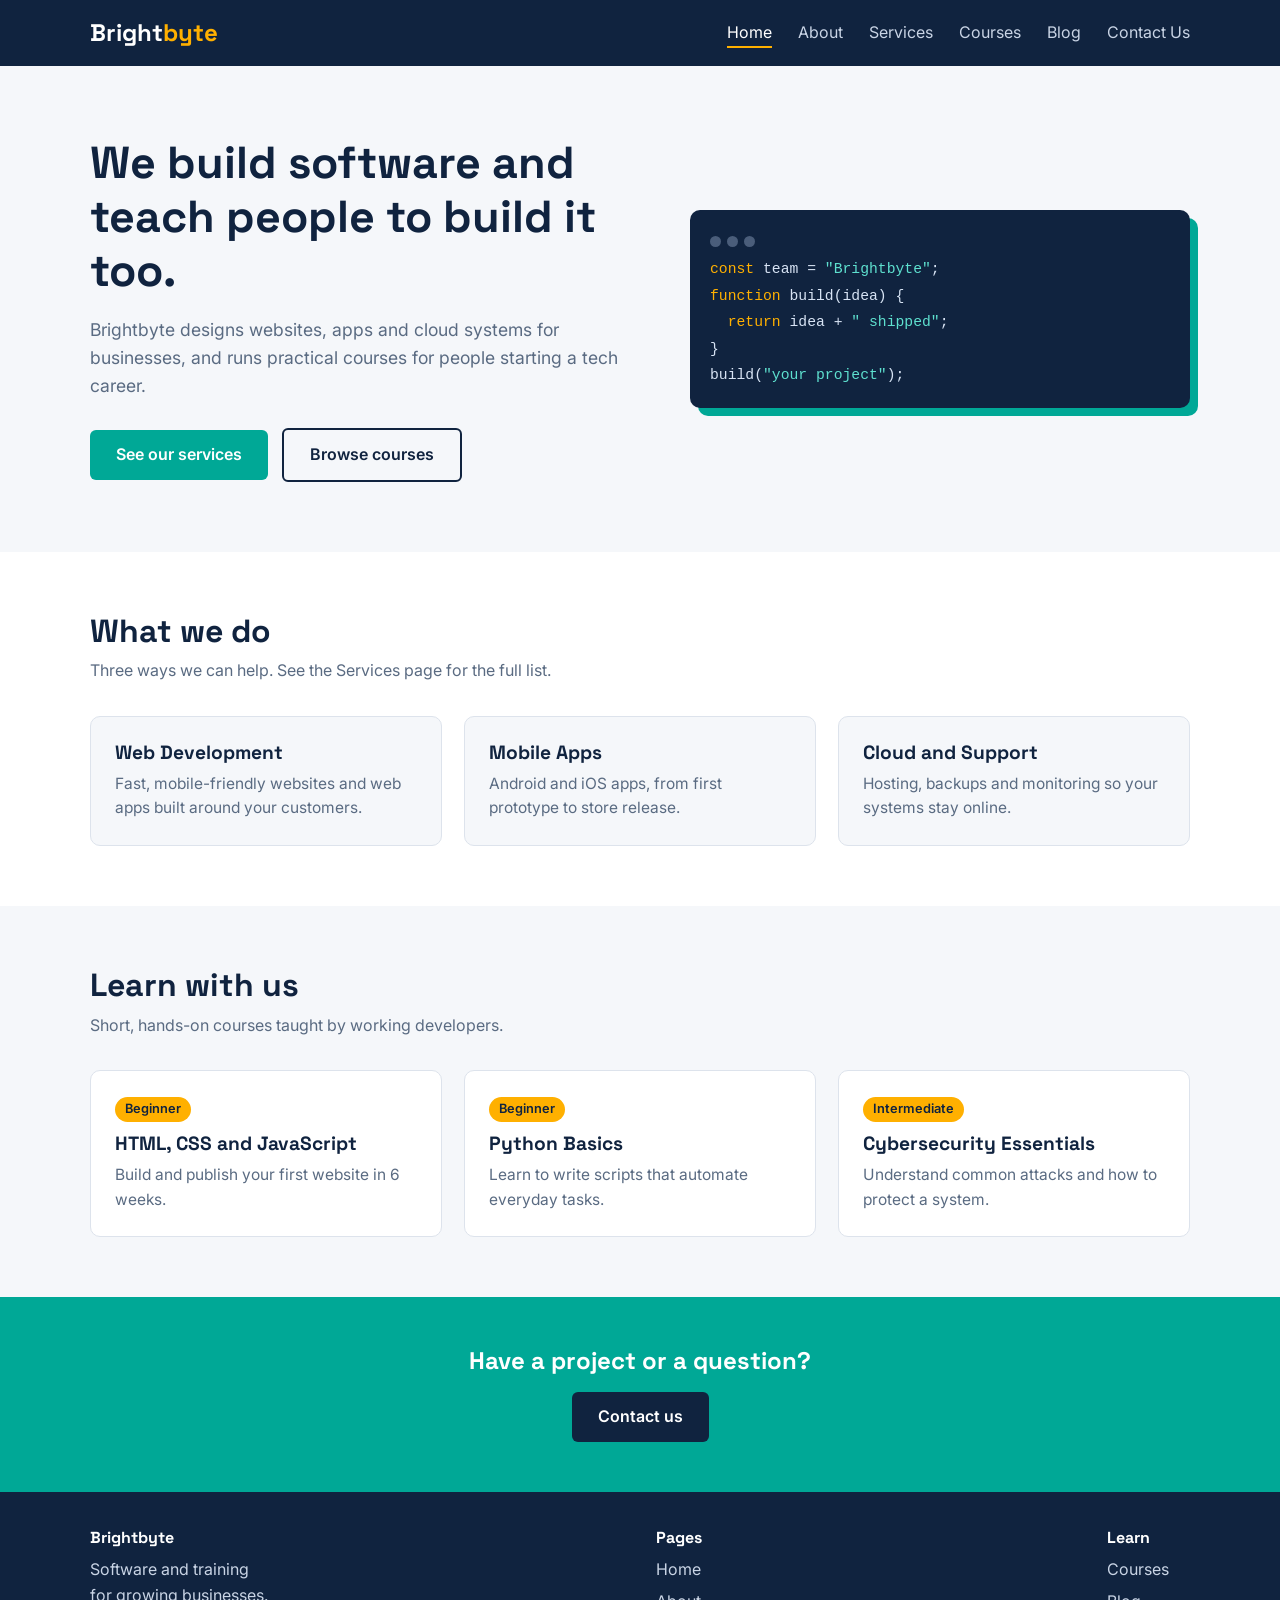
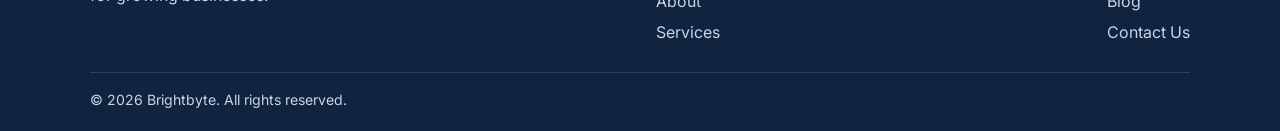
<file: index.html>
<!DOCTYPE html>
<html lang="en">
<head>
  <meta charset="UTF-8">
  <meta name="viewport" content="width=device-width, initial-scale=1.0">
  <!-- Google Fonts (optional: site still works without internet, using fallback fonts) -->
  <link rel="preconnect" href="https://fonts.googleapis.com">
  <link href="https://fonts.googleapis.com/css2?family=Inter:wght@400;600&family=Space+Grotesk:wght@500;700&display=swap" rel="stylesheet">
  <link rel="icon" type="image/jpg" href="https://encrypted-tbn0.gstatic.com/images?q=tbn:ANd9GcQ5O5SpEY3H-KQFjpWmHP3XAvoq1JLPj-4qL76n8aFJiw&s=10">
  <!-- Main stylesheet -->
  <link rel="stylesheet" href="css/style.css">
  <title>Brightbyte | Software and Training</title>
</head>
<body>

  <!-- ============ HEADER / NAVIGATION (same on every page) ============ -->
  <header class="site-header">
    <div class="container nav-wrap">
      <a href="index.html" class="logo">Bright<span>byte</span></a>

      <!-- Menu button: only visible on mobile (controlled by CSS + js/script.js) -->
      <button class="menu-toggle" id="menuToggle" aria-expanded="false" aria-controls="mainNav">Menu</button>

      <!-- Links: the href must match the file name so the active page is highlighted -->
      <nav class="main-nav" id="mainNav">
        <a href="index.html">Home</a>
        <a href="about.html">About</a>
        <a href="services.html">Services</a>
        <a href="courses.html">Courses</a>
        <a href="blog.html">Blog</a>
        <a href="contact.html">Contact Us</a>
      </nav>
    </div>
  </header>

  <!-- ============ HERO SECTION ============ -->
  <section class="hero">
    <div class="container hero-grid">

      <!-- Left side: headline and buttons -->
      <div>
        <h1>We build software and teach people to build it too.</h1>
        <p>Brightbyte designs websites, apps and cloud systems for businesses, and runs practical courses for people starting a tech career.</p>
        <a href="services.html" class="btn">See our services</a>
        <a href="courses.html" class="btn btn-outline">Browse courses</a>
      </div>

      <!-- Right side: decorative code window (HTML + CSS only, no image needed) -->
      <div class="code-window" aria-hidden="true">
        <div class="dots"><span></span><span></span><span></span></div>
        <div><span class="k">const</span> team = <span class="s">"Brightbyte"</span>;</div>
        <div><span class="k">function</span> build(idea) {</div>
        <div>&nbsp;&nbsp;<span class="k">return</span> idea + <span class="s">" shipped"</span>;</div>
        <div>}</div>
        <div>build(<span class="s">"your project"</span>);</div>
      </div>

    </div>
  </section>

  <!-- ============ SERVICES PREVIEW ============ -->
  <section class="section section-alt">
    <div class="container">
      <h2>What we do</h2>
      <p class="intro">Three ways we can help. See the Services page for the full list.</p>

      <div class="card-grid">
        <!-- Card 1 -->
        <div class="card">
          <h3>Web Development</h3>
          <p>Fast, mobile-friendly websites and web apps built around your customers.</p>
        </div>
        <!-- Card 2 -->
        <div class="card">
          <h3>Mobile Apps</h3>
          <p>Android and iOS apps, from first prototype to store release.</p>
        </div>
        <!-- Card 3 -->
        <div class="card">
          <h3>Cloud and Support</h3>
          <p>Hosting, backups and monitoring so your systems stay online.</p>
        </div>
      </div>
    </div>
  </section>

  <!-- ============ COURSES PREVIEW ============ -->
  <section class="section">
    <div class="container">
      <h2>Learn with us</h2>
      <p class="intro">Short, hands-on courses taught by working developers.</p>

      <div class="card-grid">
        <div class="card">
          <span class="tag">Beginner</span>
          <h3>HTML, CSS and JavaScript</h3>
          <p>Build and publish your first website in 6 weeks.</p>
        </div>
        <div class="card">
          <span class="tag">Beginner</span>
          <h3>Python Basics</h3>
          <p>Learn to write scripts that automate everyday tasks.</p>
        </div>
        <div class="card">
          <span class="tag">Intermediate</span>
          <h3>Cybersecurity Essentials</h3>
          <p>Understand common attacks and how to protect a system.</p>
        </div>
      </div>
    </div>
  </section>

  <!-- ============ CALL TO ACTION ============ -->
  <section class="cta">
    <div class="container">
      <h2>Have a project or a question?</h2>
      <a href="contact.html" class="btn">Contact us</a>
    </div>
  </section>

  <!-- ============ FOOTER (same on every page) ============ -->
  <footer class="site-footer">
    <div class="container">
      <div class="footer-grid">
        <div>
          <h3>Brightbyte</h3>
          <p>Software and training<br>for growing businesses.</p>
        </div>
        <div>
          <h3>Pages</h3>
          <a href="index.html">Home</a>
          <a href="about.html">About</a>
          <a href="services.html">Services</a>
        </div>
        <div>
          <h3>Learn</h3>
          <a href="courses.html">Courses</a>
          <a href="blog.html">Blog</a>
          <a href="contact.html">Contact Us</a>
        </div>
      </div>
      <!-- The year is filled in automatically by js/script.js -->
      <p class="copyright">&copy; <span id="year">2026</span> Brightbyte. All rights reserved.</p>
    </div>
  </footer>

  <!-- JavaScript file (placed at the end so the page loads first) -->
  <script src="js/script.js"></script>

</body>
</html>
</file>
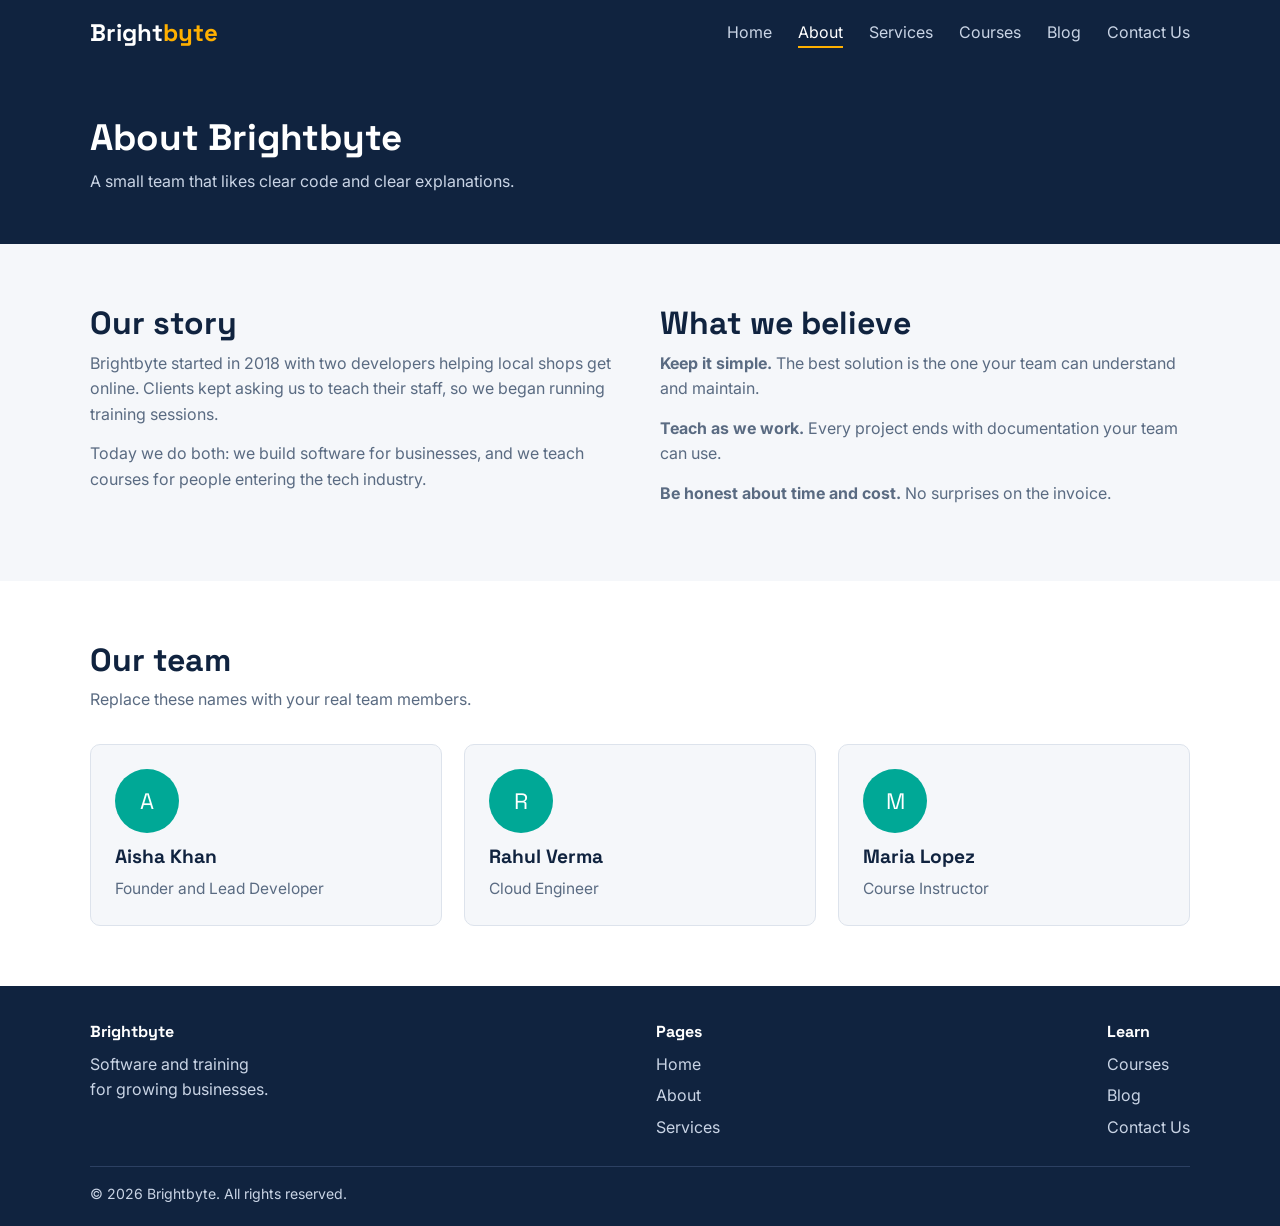
<file: about.html>
<!DOCTYPE html>
<html lang="en">
<head>
  <meta charset="UTF-8">
  <meta name="viewport" content="width=device-width, initial-scale=1.0">
  <!-- Google Fonts (optional: site still works without internet, using fallback fonts) -->
  <link rel="preconnect" href="https://fonts.googleapis.com">
  <link rel="icon" type="image/jpg" href="https://encrypted-tbn0.gstatic.com/images?q=tbn:ANd9GcQ5O5SpEY3H-KQFjpWmHP3XAvoq1JLPj-4qL76n8aFJiw&s=10">
  <link href="https://fonts.googleapis.com/css2?family=Inter:wght@400;600&family=Space+Grotesk:wght@500;700&display=swap" rel="stylesheet">
  <!-- Main stylesheet -->
  <link rel="stylesheet" href="css/style.css">
  <title>About | Brightbyte</title>
</head>
<body>

  <!-- ============ HEADER / NAVIGATION (same on every page) ============ -->
  <header class="site-header">
    <div class="container nav-wrap">
      <a href="index.html" class="logo">Bright<span>byte</span></a>

      <!-- Menu button: only visible on mobile (controlled by CSS + js/script.js) -->
      <button class="menu-toggle" id="menuToggle" aria-expanded="false" aria-controls="mainNav">Menu</button>

      <!-- Links: the href must match the file name so the active page is highlighted -->
      <nav class="main-nav" id="mainNav">
        <a href="index.html">Home</a>
        <a href="about.html">About</a>
        <a href="services.html">Services</a>
        <a href="courses.html">Courses</a>
        <a href="blog.html">Blog</a>
        <a href="contact.html">Contact Us</a>
      </nav>
    </div>
  </header>

  <!-- ============ PAGE TITLE ============ -->
  <section class="page-title">
    <div class="container">
      <h1>About Brightbyte</h1>
      <p>A small team that likes clear code and clear explanations.</p>
    </div>
  </section>

  <!-- ============ OUR STORY ============ -->
  <section class="section">
    <div class="container about-grid">
      <div>
        <h2>Our story</h2>
        <p>Brightbyte started in 2018 with two developers helping local shops get online. Clients kept asking us to teach their staff, so we began running training sessions.</p>
        <p>Today we do both: we build software for businesses, and we teach courses for people entering the tech industry.</p>
      </div>
      <div>
        <h2>What we believe</h2>
        <p><strong>Keep it simple.</strong> The best solution is the one your team can understand and maintain.</p>
        <p><strong>Teach as we work.</strong> Every project ends with documentation your team can use.</p>
        <p><strong>Be honest about time and cost.</strong> No surprises on the invoice.</p>
      </div>
    </div>
  </section>

  <!-- ============ TEAM ============ -->
  <section class="section section-alt">
    <div class="container">
      <h2>Our team</h2>
      <p class="intro">Replace these names with your real team members.</p>

      <div class="card-grid">
        <div class="card">
          <div class="team-photo">A</div>
          <h3>Aisha Khan</h3>
          <p>Founder and Lead Developer</p>
        </div>
        <div class="card">
          <div class="team-photo">R</div>
          <h3>Rahul Verma</h3>
          <p>Cloud Engineer</p>
        </div>
        <div class="card">
          <div class="team-photo">M</div>
          <h3>Maria Lopez</h3>
          <p>Course Instructor</p>
        </div>
      </div>
    </div>
  </section>

  <!-- ============ FOOTER (same on every page) ============ -->
  <footer class="site-footer">
    <div class="container">
      <div class="footer-grid">
        <div>
          <h3>Brightbyte</h3>
          <p>Software and training<br>for growing businesses.</p>
        </div>
        <div>
          <h3>Pages</h3>
          <a href="index.html">Home</a>
          <a href="about.html">About</a>
          <a href="services.html">Services</a>
        </div>
        <div>
          <h3>Learn</h3>
          <a href="courses.html">Courses</a>
          <a href="blog.html">Blog</a>
          <a href="contact.html">Contact Us</a>
        </div>
      </div>
      <!-- The year is filled in automatically by js/script.js -->
      <p class="copyright">&copy; <span id="year">2026</span> Brightbyte. All rights reserved.</p>
    </div>
  </footer>

  <!-- JavaScript file (placed at the end so the page loads first) -->
  <script src="js/script.js"></script>

</body>
</html>
</file>
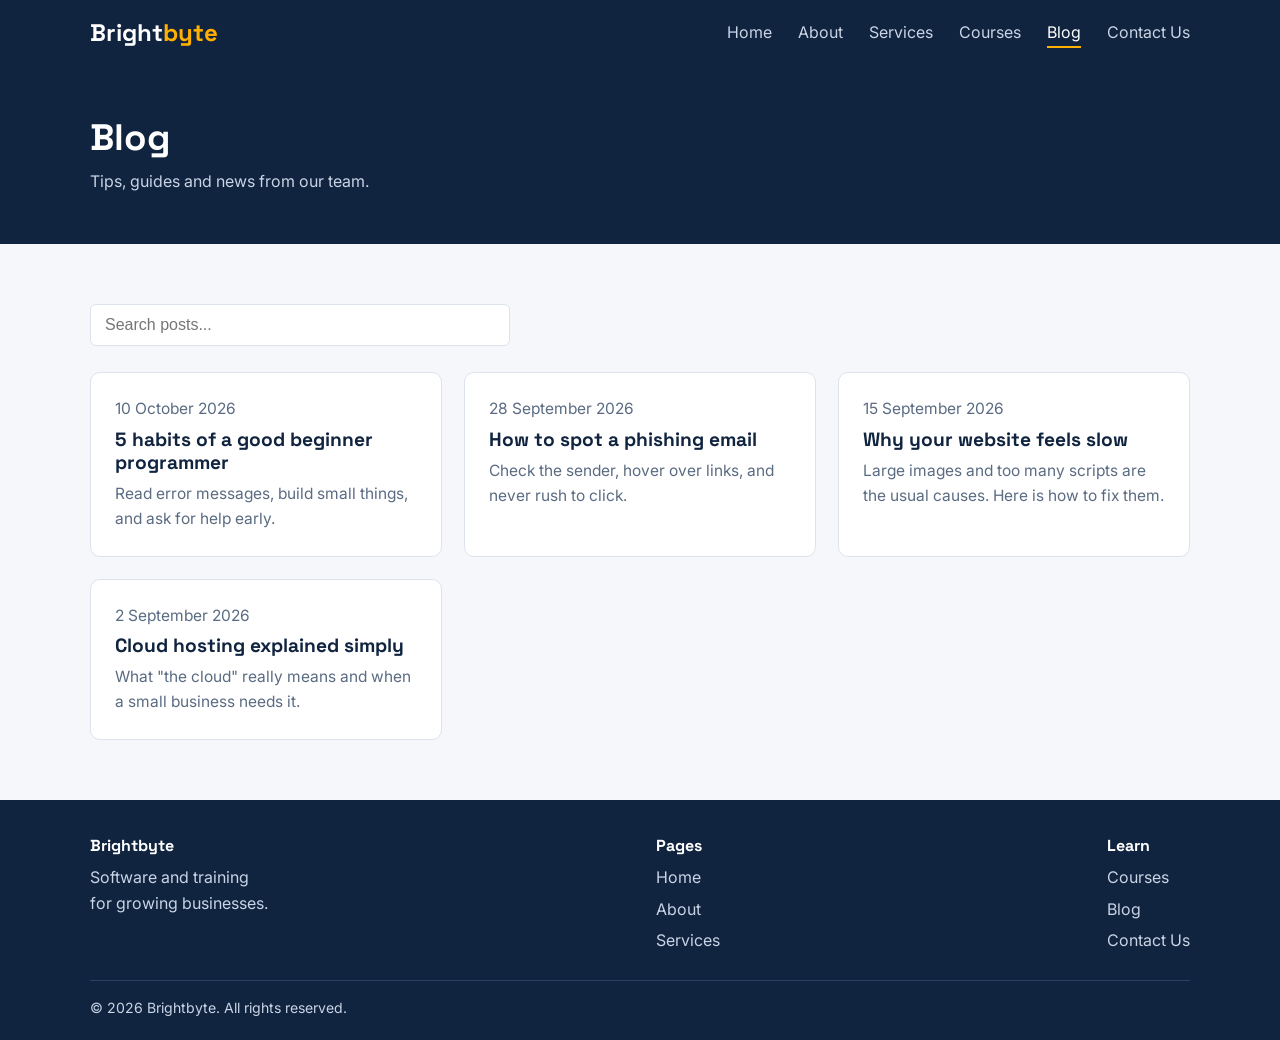
<file: blog.html>
<!DOCTYPE html>
<html lang="en">
<head>
  <meta charset="UTF-8">
  <meta name="viewport" content="width=device-width, initial-scale=1.0">
  <!-- Google Fonts (optional: site still works without internet, using fallback fonts) -->
  <link rel="preconnect" href="https://fonts.googleapis.com">
  <link rel="icon" type="image/jpg" href="https://encrypted-tbn0.gstatic.com/images?q=tbn:ANd9GcQ5O5SpEY3H-KQFjpWmHP3XAvoq1JLPj-4qL76n8aFJiw&s=10">
  <link href="https://fonts.googleapis.com/css2?family=Inter:wght@400;600&family=Space+Grotesk:wght@500;700&display=swap" rel="stylesheet">
  <!-- Main stylesheet -->
  <link rel="stylesheet" href="css/style.css">
  <title>Blog | Brightbyte</title>
</head>
<body>

  <!-- ============ HEADER / NAVIGATION (same on every page) ============ -->
  <header class="site-header">
    <div class="container nav-wrap">
      <a href="index.html" class="logo">Bright<span>byte</span></a>

      <!-- Menu button: only visible on mobile (controlled by CSS + js/script.js) -->
      <button class="menu-toggle" id="menuToggle" aria-expanded="false" aria-controls="mainNav">Menu</button>

      <!-- Links: the href must match the file name so the active page is highlighted -->
      <nav class="main-nav" id="mainNav">
        <a href="index.html">Home</a>
        <a href="about.html">About</a>
        <a href="services.html">Services</a>
        <a href="courses.html">Courses</a>
        <a href="blog.html">Blog</a>
        <a href="contact.html">Contact Us</a>
      </nav>
    </div>
  </header>

  <section class="page-title">
    <div class="container">
      <h1>Blog</h1>
      <p>Tips, guides and news from our team.</p>
    </div>
  </section>

  <section class="section">
    <div class="container">

      <!-- ============ SEARCH BOX (works with js/script.js) ============ -->
      <input type="text" id="blogSearch" class="search-box" placeholder="Search posts..." aria-label="Search blog posts">

      <!-- ============ BLOG POSTS ============ -->
      <!-- To add a post: copy one card with class "blog-post" and edit the text -->
      <div class="card-grid">

        <div class="card blog-post">
          <p class="post-date">10 October 2026</p>
          <h3>5 habits of a good beginner programmer</h3>
          <p>Read error messages, build small things, and ask for help early.</p>
        </div>

        <div class="card blog-post">
          <p class="post-date">28 September 2026</p>
          <h3>How to spot a phishing email</h3>
          <p>Check the sender, hover over links, and never rush to click.</p>
        </div>

        <div class="card blog-post">
          <p class="post-date">15 September 2026</p>
          <h3>Why your website feels slow</h3>
          <p>Large images and too many scripts are the usual causes. Here is how to fix them.</p>
        </div>

        <div class="card blog-post">
          <p class="post-date">2 September 2026</p>
          <h3>Cloud hosting explained simply</h3>
          <p>What "the cloud" really means and when a small business needs it.</p>
        </div>

      </div>

      <!-- Shown by JS when the search finds nothing -->
      <p id="noResults" class="no-results hidden">No posts match your search. Try a different word.</p>

    </div>
  </section>

  <!-- ============ FOOTER (same on every page) ============ -->
  <footer class="site-footer">
    <div class="container">
      <div class="footer-grid">
        <div>
          <h3>Brightbyte</h3>
          <p>Software and training<br>for growing businesses.</p>
        </div>
        <div>
          <h3>Pages</h3>
          <a href="index.html">Home</a>
          <a href="about.html">About</a>
          <a href="services.html">Services</a>
        </div>
        <div>
          <h3>Learn</h3>
          <a href="courses.html">Courses</a>
          <a href="blog.html">Blog</a>
          <a href="contact.html">Contact Us</a>
        </div>
      </div>
      <!-- The year is filled in automatically by js/script.js -->
      <p class="copyright">&copy; <span id="year">2026</span> Brightbyte. All rights reserved.</p>
    </div>
  </footer>

  <!-- JavaScript file (placed at the end so the page loads first) -->
  <script src="js/script.js"></script>

</body>
</html>
</file>
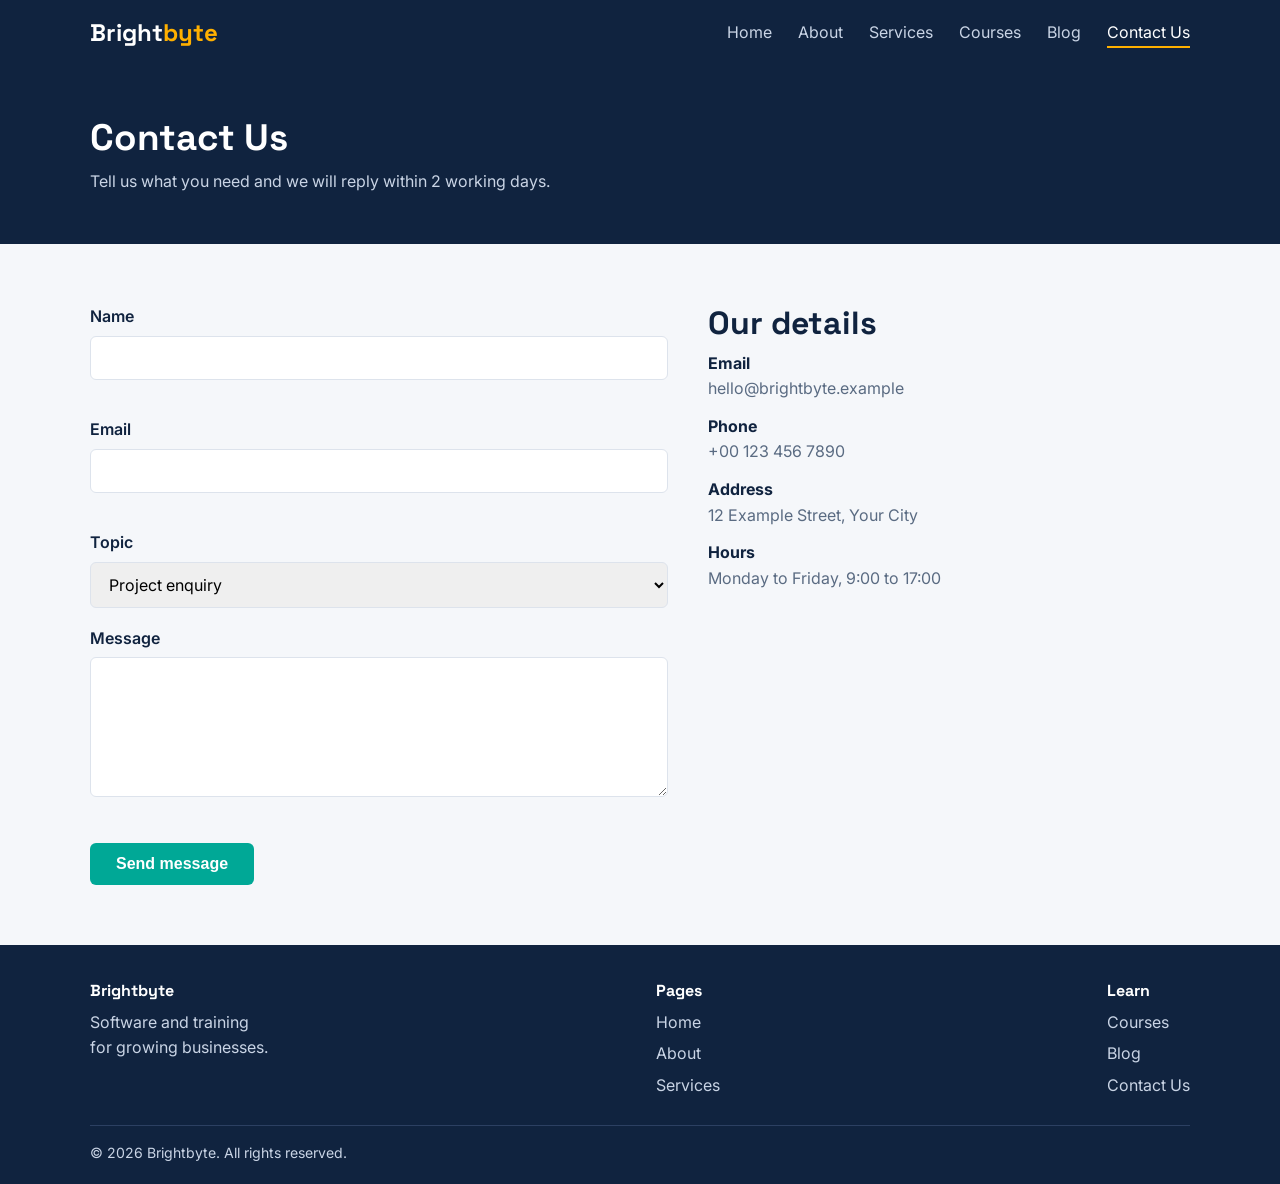
<file: contact.html>
<!DOCTYPE html>
<html lang="en">
<head>
  <meta charset="UTF-8">
  <meta name="viewport" content="width=device-width, initial-scale=1.0">
  <!-- Google Fonts (optional: site still works without internet, using fallback fonts) -->
  <link rel="preconnect" href="https://fonts.googleapis.com">
  <link rel="icon" type="image/jpg" href="https://encrypted-tbn0.gstatic.com/images?q=tbn:ANd9GcQ5O5SpEY3H-KQFjpWmHP3XAvoq1JLPj-4qL76n8aFJiw&s=10">
  <link href="https://fonts.googleapis.com/css2?family=Inter:wght@400;600&family=Space+Grotesk:wght@500;700&display=swap" rel="stylesheet">
  <!-- Main stylesheet -->
  <link rel="stylesheet" href="css/style.css">
  <title>Contact Us | Brightbyte</title>
</head>
<body>

  <!-- ============ HEADER / NAVIGATION (same on every page) ============ -->
  <header class="site-header">
    <div class="container nav-wrap">
      <a href="index.html" class="logo">Bright<span>byte</span></a>

      <!-- Menu button: only visible on mobile (controlled by CSS + js/script.js) -->
      <button class="menu-toggle" id="menuToggle" aria-expanded="false" aria-controls="mainNav">Menu</button>

      <!-- Links: the href must match the file name so the active page is highlighted -->
      <nav class="main-nav" id="mainNav">
        <a href="index.html">Home</a>
        <a href="about.html">About</a>
        <a href="services.html">Services</a>
        <a href="courses.html">Courses</a>
        <a href="blog.html">Blog</a>
        <a href="contact.html">Contact Us</a>
      </nav>
    </div>
  </header>

  <section class="page-title">
    <div class="container">
      <h1>Contact Us</h1>
      <p>Tell us what you need and we will reply within 2 working days.</p>
    </div>
  </section>

  <section class="section">
    <div class="container contact-grid">

      <!-- ============ CONTACT FORM ============ -->
      <!-- "novalidate" lets our JavaScript show the error messages instead of the browser -->
      <form id="contactForm" novalidate>

        <div class="form-group">
          <label for="name">Name</label>
          <input type="text" id="name" name="name">
          <!-- JS writes the error text inside this empty paragraph -->
          <p class="error-msg"></p>
        </div>

        <div class="form-group">
          <label for="email">Email</label>
          <input type="email" id="email" name="email">
          <p class="error-msg"></p>
        </div>

        <div class="form-group">
          <label for="topic">Topic</label>
          <select id="topic" name="topic">
            <option>Project enquiry</option>
            <option>Course enrollment</option>
            <option>Support</option>
            <option>Other</option>
          </select>
        </div>

        <div class="form-group">
          <label for="message">Message</label>
          <textarea id="message" name="message"></textarea>
          <p class="error-msg"></p>
        </div>

        <button type="submit" class="btn">Send message</button>

        <!-- Hidden until the form is filled in correctly -->
        <p id="formSuccess" class="form-success hidden">Thank you! Your message was received. We will reply soon.</p>
      </form>

      <!-- ============ CONTACT DETAILS ============ -->
      <!-- Replace with your real details -->
      <div class="contact-info">
        <h2>Our details</h2>
        <p><strong>Email</strong><br>hello@brightbyte.example</p>
        <p><strong>Phone</strong><br>+00 123 456 7890</p>
        <p><strong>Address</strong><br>12 Example Street, Your City</p>
        <p><strong>Hours</strong><br>Monday to Friday, 9:00 to 17:00</p>
      </div>

    </div>
  </section>

  <!-- ============ FOOTER (same on every page) ============ -->
  <footer class="site-footer">
    <div class="container">
      <div class="footer-grid">
        <div>
          <h3>Brightbyte</h3>
          <p>Software and training<br>for growing businesses.</p>
        </div>
        <div>
          <h3>Pages</h3>
          <a href="index.html">Home</a>
          <a href="about.html">About</a>
          <a href="services.html">Services</a>
        </div>
        <div>
          <h3>Learn</h3>
          <a href="courses.html">Courses</a>
          <a href="blog.html">Blog</a>
          <a href="contact.html">Contact Us</a>
        </div>
      </div>
      <!-- The year is filled in automatically by js/script.js -->
      <p class="copyright">&copy; <span id="year">2026</span> Brightbyte. All rights reserved.</p>
    </div>
  </footer>

  <!-- JavaScript file (placed at the end so the page loads first) -->
  <script src="js/script.js"></script>

</body>
</html>
</file>
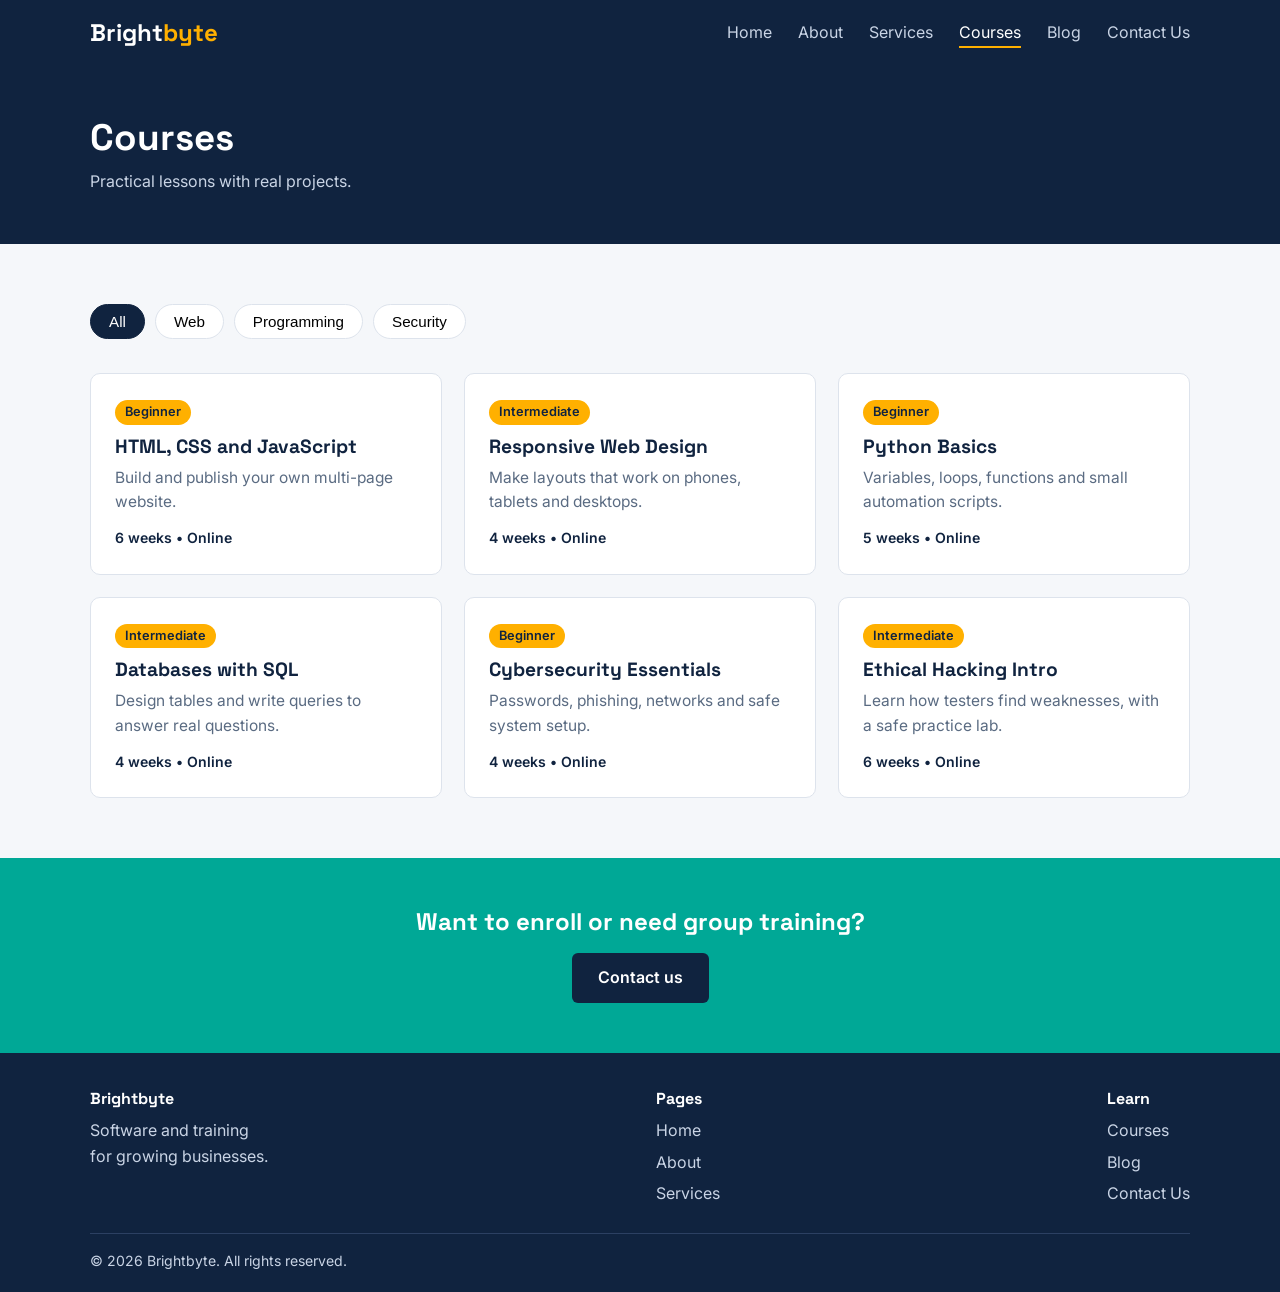
<file: courses.html>
<!DOCTYPE html>
<html lang="en">
<head>
  <meta charset="UTF-8">
  <meta name="viewport" content="width=device-width, initial-scale=1.0">
  <!-- Google Fonts (optional: site still works without internet, using fallback fonts) -->
  <link rel="preconnect" href="https://fonts.googleapis.com">
  <link rel="icon" type="image/jpg" href="https://encrypted-tbn0.gstatic.com/images?q=tbn:ANd9GcQ5O5SpEY3H-KQFjpWmHP3XAvoq1JLPj-4qL76n8aFJiw&s=10">
  <link href="https://fonts.googleapis.com/css2?family=Inter:wght@400;600&family=Space+Grotesk:wght@500;700&display=swap" rel="stylesheet">
  <!-- Main stylesheet -->
  <link rel="stylesheet" href="css/style.css">
  <title>Courses | Brightbyte</title>
</head>
<body>

  <!-- ============ HEADER / NAVIGATION (same on every page) ============ -->
  <header class="site-header">
    <div class="container nav-wrap">
      <a href="index.html" class="logo">Bright<span>byte</span></a>

      <!-- Menu button: only visible on mobile (controlled by CSS + js/script.js) -->
      <button class="menu-toggle" id="menuToggle" aria-expanded="false" aria-controls="mainNav">Menu</button>

      <!-- Links: the href must match the file name so the active page is highlighted -->
      <nav class="main-nav" id="mainNav">
        <a href="index.html">Home</a>
        <a href="about.html">About</a>
        <a href="services.html">Services</a>
        <a href="courses.html">Courses</a>
        <a href="blog.html">Blog</a>
        <a href="contact.html">Contact Us</a>
      </nav>
    </div>
  </header>

  <section class="page-title">
    <div class="container">
      <h1>Courses</h1>
      <p>Practical lessons with real projects.</p>
    </div>
  </section>

  <section class="section">
    <div class="container">

      <!-- ============ FILTER BUTTONS ============ -->
      <!-- data-filter must match the data-category of a course card below -->
      <div class="filter-bar">
        <button class="filter-btn active" data-filter="all">All</button>
        <button class="filter-btn" data-filter="web">Web</button>
        <button class="filter-btn" data-filter="programming">Programming</button>
        <button class="filter-btn" data-filter="security">Security</button>
      </div>

      <!-- ============ COURSE CARDS ============ -->
      <!-- To add a course: copy one card, change data-category and the text -->
      <div class="card-grid">

        <div class="card course-card" data-category="web">
          <span class="tag">Beginner</span>
          <h3>HTML, CSS and JavaScript</h3>
          <p>Build and publish your own multi-page website.</p>
          <p class="meta">6 weeks &bull; Online</p>
        </div>

        <div class="card course-card" data-category="web">
          <span class="tag">Intermediate</span>
          <h3>Responsive Web Design</h3>
          <p>Make layouts that work on phones, tablets and desktops.</p>
          <p class="meta">4 weeks &bull; Online</p>
        </div>

        <div class="card course-card" data-category="programming">
          <span class="tag">Beginner</span>
          <h3>Python Basics</h3>
          <p>Variables, loops, functions and small automation scripts.</p>
          <p class="meta">5 weeks &bull; Online</p>
        </div>

        <div class="card course-card" data-category="programming">
          <span class="tag">Intermediate</span>
          <h3>Databases with SQL</h3>
          <p>Design tables and write queries to answer real questions.</p>
          <p class="meta">4 weeks &bull; Online</p>
        </div>

        <div class="card course-card" data-category="security">
          <span class="tag">Beginner</span>
          <h3>Cybersecurity Essentials</h3>
          <p>Passwords, phishing, networks and safe system setup.</p>
          <p class="meta">4 weeks &bull; Online</p>
        </div>

        <div class="card course-card" data-category="security">
          <span class="tag">Intermediate</span>
          <h3>Ethical Hacking Intro</h3>
          <p>Learn how testers find weaknesses, with a safe practice lab.</p>
          <p class="meta">6 weeks &bull; Online</p>
        </div>

      </div>
    </div>
  </section>

  <section class="cta">
    <div class="container">
      <h2>Want to enroll or need group training?</h2>
      <a href="contact.html" class="btn">Contact us</a>
    </div>
  </section>

  <!-- ============ FOOTER (same on every page) ============ -->
  <footer class="site-footer">
    <div class="container">
      <div class="footer-grid">
        <div>
          <h3>Brightbyte</h3>
          <p>Software and training<br>for growing businesses.</p>
        </div>
        <div>
          <h3>Pages</h3>
          <a href="index.html">Home</a>
          <a href="about.html">About</a>
          <a href="services.html">Services</a>
        </div>
        <div>
          <h3>Learn</h3>
          <a href="courses.html">Courses</a>
          <a href="blog.html">Blog</a>
          <a href="contact.html">Contact Us</a>
        </div>
      </div>
      <!-- The year is filled in automatically by js/script.js -->
      <p class="copyright">&copy; <span id="year">2026</span> Brightbyte. All rights reserved.</p>
    </div>
  </footer>

  <!-- JavaScript file (placed at the end so the page loads first) -->
  <script src="js/script.js"></script>

</body>
</html>
</file>
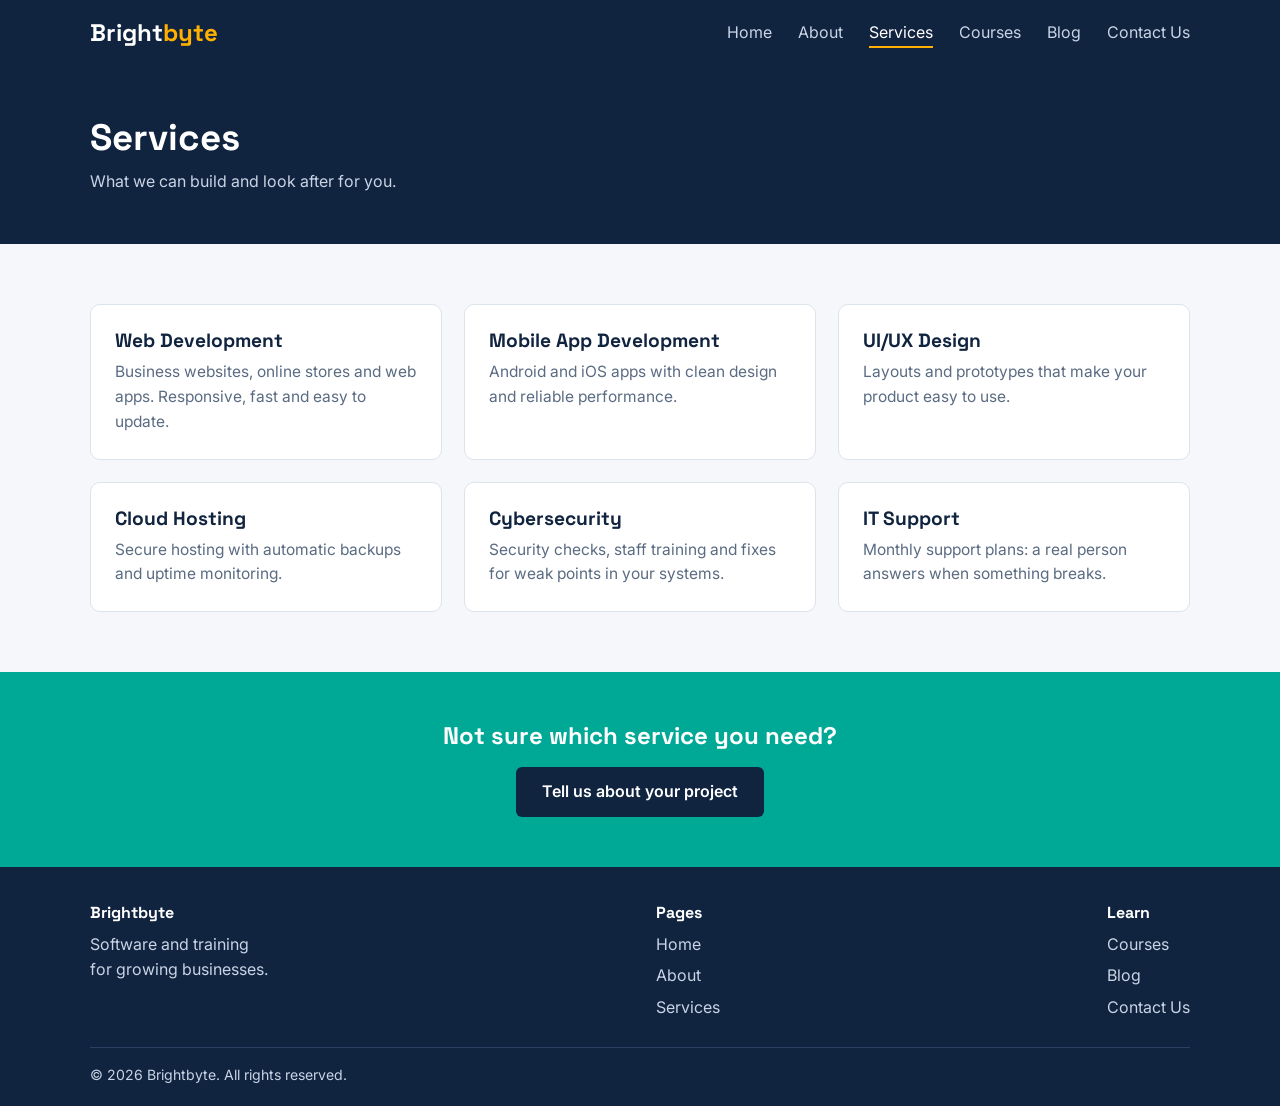
<file: services.html>
<!DOCTYPE html>
<html lang="en">
<head>
  <meta charset="UTF-8">
  <meta name="viewport" content="width=device-width, initial-scale=1.0">
  <!-- Google Fonts (optional: site still works without internet, using fallback fonts) -->
  <link rel="preconnect" href="https://fonts.googleapis.com">
  <link href="https://fonts.googleapis.com/css2?family=Inter:wght@400;600&family=Space+Grotesk:wght@500;700&display=swap" rel="stylesheet">
  <!-- Main stylesheet -->
  <link rel="stylesheet" href="css/style.css">
  <title>Services | Brightbyte</title>
</head>
<body>

  <!-- ============ HEADER / NAVIGATION (same on every page) ============ -->
  <header class="site-header">
    <div class="container nav-wrap">
      <a href="index.html" class="logo">Bright<span>byte</span></a>

      <!-- Menu button: only visible on mobile (controlled by CSS + js/script.js) -->
      <button class="menu-toggle" id="menuToggle" aria-expanded="false" aria-controls="mainNav">Menu</button>

      <!-- Links: the href must match the file name so the active page is highlighted -->
      <nav class="main-nav" id="mainNav">
        <a href="index.html">Home</a>
        <a href="about.html">About</a>
        <a href="services.html">Services</a>
        <a href="courses.html">Courses</a>
        <a href="blog.html">Blog</a>
        <a href="contact.html">Contact Us</a>
      </nav>
    </div>
  </header>

  <section class="page-title">
    <div class="container">
      <h1>Services</h1>
      <p>What we can build and look after for you.</p>
    </div>
  </section>

  <!-- ============ SERVICES LIST ============ -->
  <!-- To add a service: copy one <div class="card">...</div> block and edit the text -->
  <section class="section">
    <div class="container">
      <div class="card-grid">

        <div class="card">
          <h3>Web Development</h3>
          <p>Business websites, online stores and web apps. Responsive, fast and easy to update.</p>
        </div>

        <div class="card">
          <h3>Mobile App Development</h3>
          <p>Android and iOS apps with clean design and reliable performance.</p>
        </div>

        <div class="card">
          <h3>UI/UX Design</h3>
          <p>Layouts and prototypes that make your product easy to use.</p>
        </div>

        <div class="card">
          <h3>Cloud Hosting</h3>
          <p>Secure hosting with automatic backups and uptime monitoring.</p>
        </div>

        <div class="card">
          <h3>Cybersecurity</h3>
          <p>Security checks, staff training and fixes for weak points in your systems.</p>
        </div>

        <div class="card">
          <h3>IT Support</h3>
          <p>Monthly support plans: a real person answers when something breaks.</p>
        </div>

      </div>
    </div>
  </section>

  <section class="cta">
    <div class="container">
      <h2>Not sure which service you need?</h2>
      <a href="contact.html" class="btn">Tell us about your project</a>
    </div>
  </section>

  <!-- ============ FOOTER (same on every page) ============ -->
  <footer class="site-footer">
    <div class="container">
      <div class="footer-grid">
        <div>
          <h3>Brightbyte</h3>
          <p>Software and training<br>for growing businesses.</p>
        </div>
        <div>
          <h3>Pages</h3>
          <a href="index.html">Home</a>
          <a href="about.html">About</a>
          <a href="services.html">Services</a>
        </div>
        <div>
          <h3>Learn</h3>
          <a href="courses.html">Courses</a>
          <a href="blog.html">Blog</a>
          <a href="contact.html">Contact Us</a>
        </div>
      </div>
      <!-- The year is filled in automatically by js/script.js -->
      <p class="copyright">&copy; <span id="year">2026</span> Brightbyte. All rights reserved.</p>
    </div>
  </footer>

  <!-- JavaScript file (placed at the end so the page loads first) -->
  <script src="js/script.js"></script>

</body>
</html>
</file>
<file: css/style.css>
/* =====================================================
   BRIGHTBYTE - MAIN STYLESHEET
   Sections:
   1. Variables (colors, fonts)  -> change the look here
   2. Reset & base styles
   3. Header & navigation
   4. Buttons
   5. Hero (home page)
   6. Sections & cards
   7. Courses filter / Blog search
   8. About page
   9. Contact form
   10. Footer
   11. Mobile (responsive) rules
   ===================================================== */


/* ---------- 1. VARIABLES ---------- */
/* Change a color here and it updates on every page */
:root {
  --ink: #10233f;        /* dark navy: text, header, footer */
  --paper: #f5f7fa;      /* page background */
  --white: #ffffff;      /* card background */
  --accent: #00a896;     /* teal: buttons, links */
  --accent-dark: #007f72;/* teal on hover */
  --highlight: #ffb000;  /* amber: small highlights */
  --muted: #5a6b82;      /* grey-blue: secondary text */
  --line: #dde3ec;       /* borders */
  --radius: 10px;
  --font-heading: "Space Grotesk", Arial, sans-serif;
  --font-body: "Inter", Arial, sans-serif;
}


/* ---------- 2. RESET & BASE ---------- */
* {
  margin: 0;
  padding: 0;
  box-sizing: border-box; /* padding does not make elements wider */
}

body {
  font-family: var(--font-body);
  background: var(--paper);
  color: var(--ink);
  line-height: 1.6;
}

h1, h2, h3 {
  font-family: var(--font-heading);
  line-height: 1.2;
}

a { color: var(--accent-dark); }
img { max-width: 100%; }

/* Keeps content centered with equal side space */
.container {
  width: 90%;
  max-width: 1100px;
  margin: 0 auto;
}

/* Visible outline when using keyboard (accessibility) */
a:focus-visible, button:focus-visible, input:focus-visible,
textarea:focus-visible, select:focus-visible {
  outline: 3px solid var(--highlight);
  outline-offset: 2px;
}


/* ---------- 3. HEADER & NAVIGATION ---------- */
.site-header {
  background: var(--ink);
  position: sticky;   /* header stays on top while scrolling */
  top: 0;
  z-index: 100;
}

.nav-wrap {
  display: flex;
  align-items: center;
  justify-content: space-between;
  padding: 14px 0;
}

.logo {
  font-family: var(--font-heading);
  font-size: 1.5rem;
  font-weight: 700;
  color: var(--white);
  text-decoration: none;
}
.logo span { color: var(--highlight); }

.main-nav a {
  color: #c9d4e5;
  text-decoration: none;
  margin-left: 22px;
  padding-bottom: 4px;
}
.main-nav a:hover { color: var(--white); }

/* The JS adds class "active" to the page you are on */
.main-nav a.active {
  color: var(--white);
  border-bottom: 2px solid var(--highlight);
}

/* Menu button is hidden on desktop, shown on mobile (see section 11) */
.menu-toggle {
  display: none;
  background: none;
  border: 1px solid #c9d4e5;
  color: var(--white);
  padding: 6px 14px;
  border-radius: 6px;
  cursor: pointer;
  font-size: 1rem;
}


/* ---------- 4. BUTTONS ---------- */
.btn {
  display: inline-block;
  background: var(--accent);
  color: var(--white);
  padding: 12px 26px;
  border: none;
  border-radius: 6px;
  font-size: 1rem;
  font-weight: 600;
  text-decoration: none;
  cursor: pointer;
}
.btn:hover { background: var(--accent-dark); }

/* Second style: outline button */
.btn-outline {
  background: transparent;
  color: var(--ink);
  border: 2px solid var(--ink);
  margin-left: 10px;
}
.btn-outline:hover { background: var(--ink); color: var(--white); }


/* ---------- 5. HERO (HOME PAGE) ---------- */
.hero { padding: 70px 0; }

.hero-grid {
  display: grid;
  grid-template-columns: 1.1fr 1fr; /* text | code window */
  gap: 50px;
  align-items: center;
}

.hero h1 { font-size: 2.8rem; margin-bottom: 18px; }
.hero p  { color: var(--muted); font-size: 1.1rem; margin-bottom: 28px; }

/* Fake code window, built only with HTML + CSS */
.code-window {
  background: var(--ink);
  color: #d7e3f4;
  border-radius: var(--radius);
  padding: 20px;
  font-family: "Courier New", monospace;
  font-size: 0.92rem;
  line-height: 1.8;
  box-shadow: 8px 8px 0 var(--accent);
}
.code-window .dots span {
  display: inline-block;
  width: 11px; height: 11px;
  border-radius: 50%;
  background: #4a5d7a;
  margin-right: 6px;
}
.code-window .k { color: var(--highlight); }  /* keyword color */
.code-window .s { color: #5ee0cf; }           /* string color  */


/* ---------- 6. SECTIONS & CARDS ---------- */
.section { padding: 60px 0; }
.section-alt { background: var(--white); }  /* white band for contrast */

.section h2 { font-size: 2rem; margin-bottom: 8px; }
.section .intro { color: var(--muted); margin-bottom: 32px; max-width: 600px; }

/* Grid that fits as many cards per row as space allows */
.card-grid {
  display: grid;
  grid-template-columns: repeat(auto-fit, minmax(260px, 1fr));
  gap: 22px;
}

.card {
  background: var(--white);
  border: 1px solid var(--line);
  border-radius: var(--radius);
  padding: 24px;
}
.section-alt .card { background: var(--paper); }

.card h3 { margin-bottom: 8px; font-size: 1.2rem; }
.card p  { color: var(--muted); font-size: 0.97rem; }

/* Small tag, e.g. "Beginner" or "Web" */
.tag {
  display: inline-block;
  background: var(--highlight);
  color: var(--ink);
  font-size: 0.8rem;
  font-weight: 600;
  padding: 2px 10px;
  border-radius: 20px;
  margin-bottom: 10px;
}

.card .meta { margin-top: 12px; font-size: 0.88rem; color: var(--ink); font-weight: 600; }

/* Page title area on inner pages */
.page-title { background: var(--ink); color: var(--white); padding: 50px 0; }
.page-title h1 { font-size: 2.3rem; }
.page-title p  { color: #c9d4e5; margin-top: 8px; }

/* Call-to-action band */
.cta { background: var(--accent); color: var(--white); text-align: center; padding: 50px 0; }
.cta h2 { margin-bottom: 16px; }
.cta .btn { background: var(--ink); }
.cta .btn:hover { background: #0a172a; }


/* ---------- 7. COURSES FILTER / BLOG SEARCH ---------- */
.filter-bar { margin-bottom: 26px; }

.filter-btn {
  background: var(--white);
  border: 1px solid var(--line);
  padding: 8px 18px;
  border-radius: 20px;
  cursor: pointer;
  font-size: 0.95rem;
  margin: 0 6px 8px 0;
}
.filter-btn.active { background: var(--ink); color: var(--white); border-color: var(--ink); }

.search-box {
  width: 100%;
  max-width: 420px;
  padding: 11px 14px;
  border: 1px solid var(--line);
  border-radius: 6px;
  font-size: 1rem;
  margin-bottom: 26px;
}

.hidden { display: none; }  /* JS adds this class to hide a card */

.no-results { color: var(--muted); margin-top: 10px; }

.post-date { font-size: 0.85rem; color: var(--muted); margin-bottom: 6px; }


/* ---------- 8. ABOUT PAGE ---------- */
.about-grid {
  display: grid;
  grid-template-columns: 1fr 1fr;
  gap: 40px;
  align-items: start;
}
.about-grid p { margin-bottom: 14px; color: var(--muted); }

.team-photo {
  width: 64px; height: 64px;
  border-radius: 50%;
  background: var(--accent);
  color: var(--white);
  display: flex;
  align-items: center;
  justify-content: center;
  font-family: var(--font-heading);
  font-size: 1.4rem;
  margin-bottom: 12px;
}


/* ---------- 9. CONTACT FORM ---------- */
.contact-grid {
  display: grid;
  grid-template-columns: 1.2fr 1fr;
  gap: 40px;
}

.form-group { margin-bottom: 18px; }
.form-group label { display: block; font-weight: 600; margin-bottom: 6px; }

.form-group input,
.form-group textarea,
.form-group select {
  width: 100%;
  padding: 11px 14px;
  border: 1px solid var(--line);
  border-radius: 6px;
  font-size: 1rem;
  font-family: var(--font-body);
}
.form-group textarea { min-height: 140px; resize: vertical; }

/* Error text under a field (filled by JS) */
.error-msg { color: #c0392b; font-size: 0.88rem; margin-top: 4px; min-height: 1.1em; }
.input-error { border-color: #c0392b !important; }

/* Success message after sending (shown by JS) */
.form-success {
  background: #e3f6f3;
  border: 1px solid var(--accent);
  color: var(--ink);
  padding: 14px;
  border-radius: 6px;
  margin-top: 16px;
}

.contact-info p { margin-bottom: 12px; color: var(--muted); }
.contact-info strong { color: var(--ink); }


/* ---------- 10. FOOTER ---------- */
.site-footer { background: var(--ink); color: #c9d4e5; padding: 36px 0 20px; }

.footer-grid {
  display: flex;
  justify-content: space-between;
  flex-wrap: wrap;
  gap: 24px;
  margin-bottom: 20px;
}
.site-footer a { color: #c9d4e5; display: block; margin-bottom: 6px; text-decoration: none; }
.site-footer a:hover { color: var(--white); }
.site-footer h3 { color: var(--white); font-size: 1rem; margin-bottom: 10px; }
.copyright { border-top: 1px solid #2c4062; padding-top: 16px; font-size: 0.88rem; }


/* ---------- 11. MOBILE (RESPONSIVE) ---------- */
/* These rules apply only on screens 760px wide or smaller */
@media (max-width: 760px) {

  .menu-toggle { display: block; }

  /* Navigation becomes a dropdown list, hidden until button is clicked */
  .main-nav {
    display: none;
    position: absolute;
    top: 100%;
    left: 0;
    right: 0;
    background: var(--ink);
    padding: 10px 5% 18px;
  }
  .main-nav a { display: block; margin: 12px 0 0; }

  /* JS adds "open" to show the menu */
  .main-nav.open { display: block; }

  .hero-grid, .about-grid, .contact-grid { grid-template-columns: 1fr; }
  .hero h1 { font-size: 2.1rem; }
  .btn-outline { margin-left: 0; margin-top: 10px; }
}

/* Respect users who turn off animations in their system */
@media (prefers-reduced-motion: reduce) {
  * { scroll-behavior: auto; }
}
</file>
